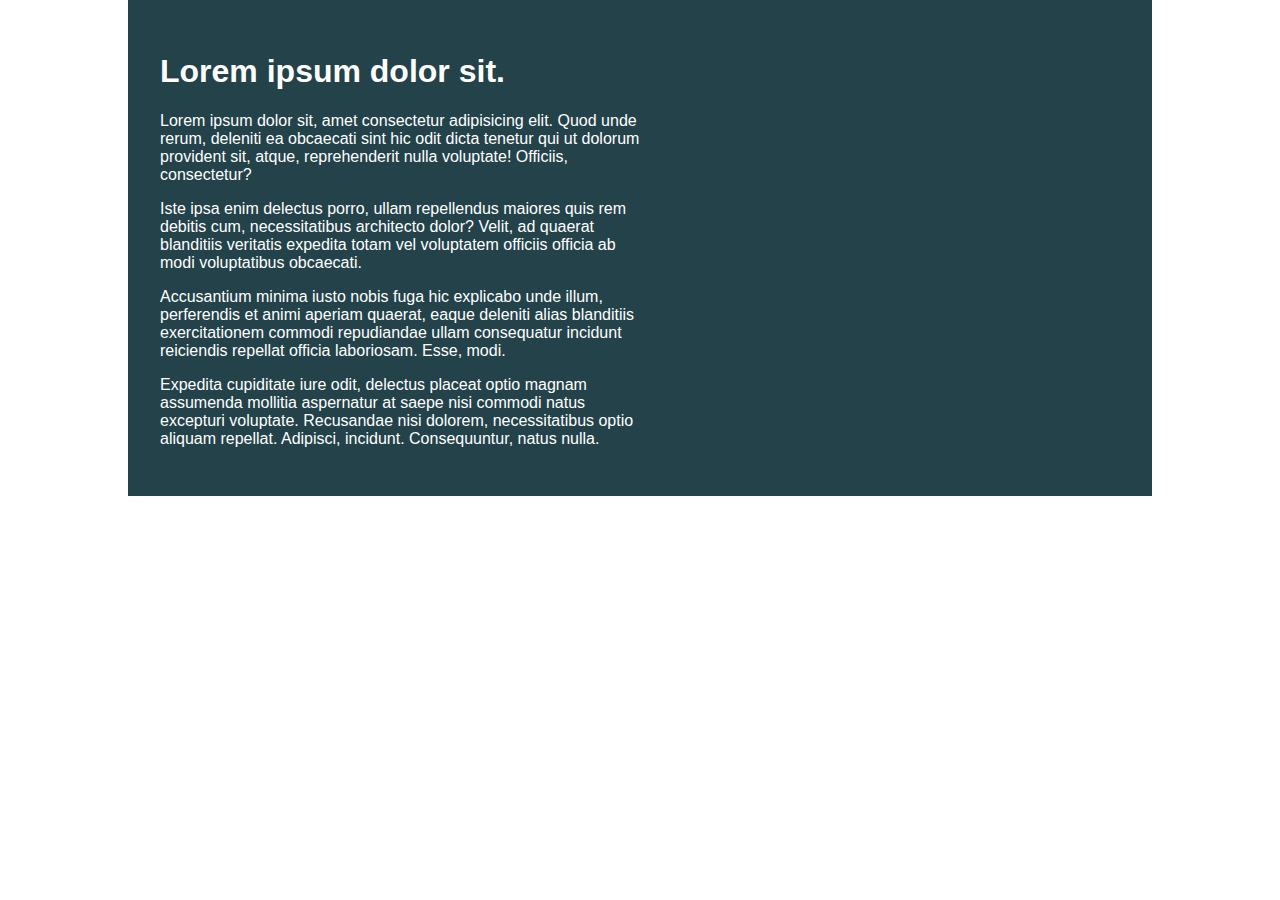
<file: day 01/index.html>
<!DOCTYPE html>
<html lang="en">

<head>
    <meta charset="UTF-8">
    <meta name="viewport" content="width=device-width, initial-scale=1.0">
    <title>Day 01</title>

    <link rel="stylesheet" href="style.css">
</head>

<body>
    <div class="container">
        <div class="intro-content">
            <h1>Lorem ipsum dolor sit.</h1>
            <p>Lorem ipsum dolor sit, amet consectetur adipisicing elit. Quod unde rerum, deleniti ea obcaecati sint hic
                odit dicta tenetur qui ut dolorum provident sit, atque, reprehenderit nulla voluptate! Officiis,
                consectetur?</p>
            <p>Iste ipsa enim delectus porro, ullam repellendus maiores quis rem debitis cum, necessitatibus architecto
                dolor? Velit, ad quaerat blanditiis veritatis expedita totam vel voluptatem officiis officia ab modi
                voluptatibus obcaecati.</p>
            <p>Accusantium minima iusto nobis fuga hic explicabo unde illum, perferendis et animi aperiam quaerat, eaque
                deleniti alias blanditiis exercitationem commodi repudiandae ullam consequatur incidunt reiciendis
                repellat officia laboriosam. Esse, modi.</p>
            <p>Expedita cupiditate iure odit, delectus placeat optio magnam assumenda mollitia aspernatur at saepe nisi
                commodi natus excepturi voluptate. Recusandae nisi dolorem, necessitatibus optio aliquam repellat.
                Adipisci, incidunt. Consequuntur, natus nulla.</p>
        </div>
    </div>
</body>

</html>
</file>
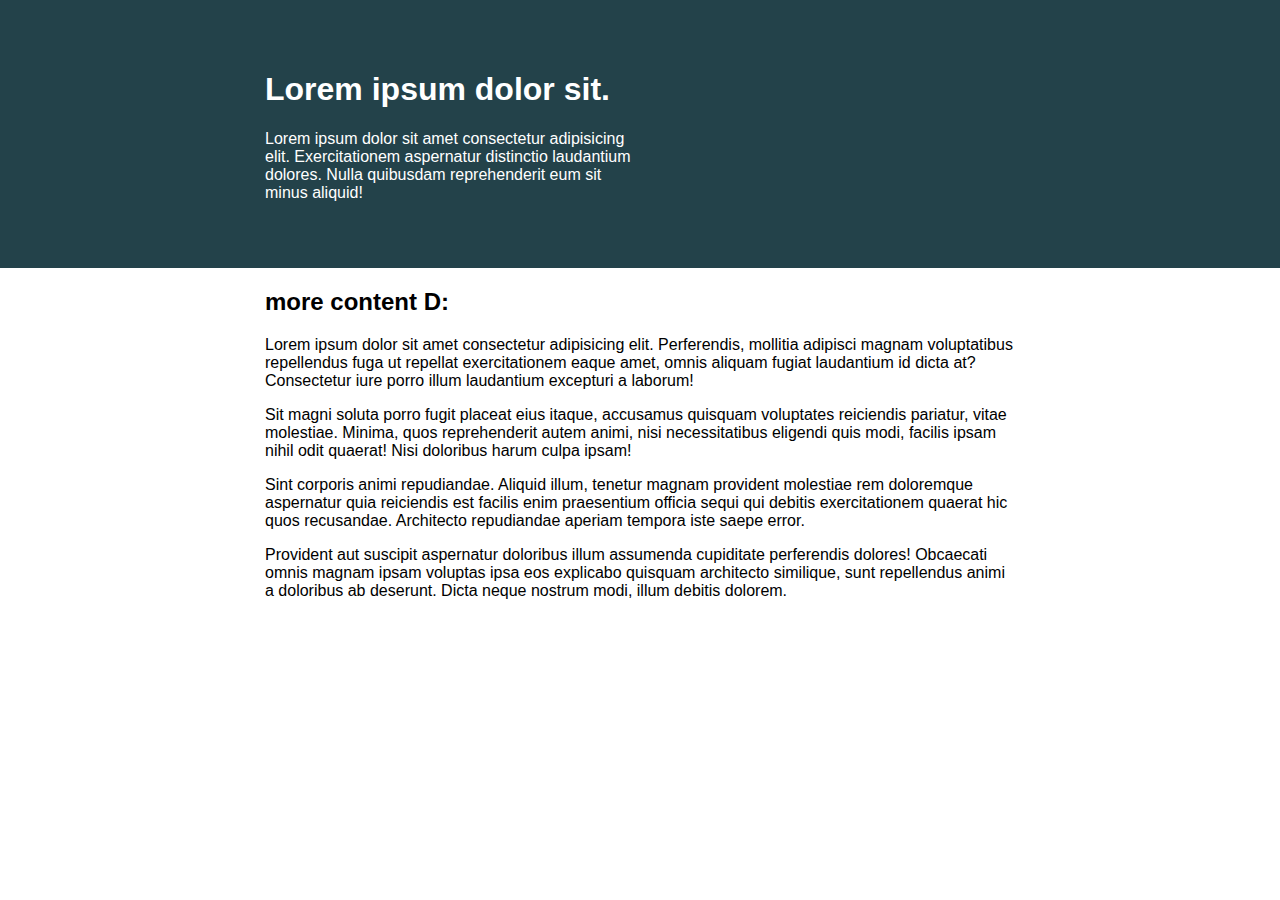
<file: day 03/index.html>
<!DOCTYPE html>
<html lang="en">

<head>
    <meta charset="UTF-8">
    <meta name="viewport" content="width=device-width, initial-scale=1.0">
    <title>Day 01</title>

    <link rel="stylesheet" href="style.css">
</head>

<body>

    <div class="container">
        <div class="intro-content">
            <h1>Lorem ipsum dolor sit.</h1>
            <p>Lorem ipsum dolor sit amet consectetur adipisicing elit. Exercitationem aspernatur distinctio laudantium
                dolores. Nulla quibusdam reprehenderit eum sit minus aliquid!</p>
        </div>
    </div>

    <!--  Adiciona container que encapsula o conteúdo -->
    <div class="content-container">
        <h2>more content D:</h2>
        <p>Lorem ipsum dolor sit amet consectetur adipisicing elit. Perferendis, mollitia adipisci magnam voluptatibus
            repellendus fuga ut repellat exercitationem eaque amet, omnis aliquam fugiat laudantium id dicta at?
            Consectetur iure porro illum laudantium excepturi a laborum!</p>
        <p>Sit magni soluta porro fugit placeat eius itaque, accusamus quisquam voluptates reiciendis pariatur, vitae
            molestiae. Minima, quos reprehenderit autem animi, nisi necessitatibus eligendi quis modi, facilis ipsam
            nihil odit quaerat! Nisi doloribus harum culpa ipsam!</p>
        <p>Sint corporis animi repudiandae. Aliquid illum, tenetur magnam provident molestiae rem doloremque aspernatur
            quia reiciendis est facilis enim praesentium officia sequi qui debitis exercitationem quaerat hic quos
            recusandae. Architecto repudiandae aperiam tempora iste saepe error.</p>
        <p>Provident aut suscipit aspernatur doloribus illum assumenda cupiditate perferendis dolores! Obcaecati omnis
            magnam ipsam voluptas ipsa eos explicabo quisquam architecto similique, sunt repellendus animi a doloribus
            ab deserunt. Dicta neque nostrum modi, illum debitis dolorem.</p>
    </div>

</body>

</html>
</file>
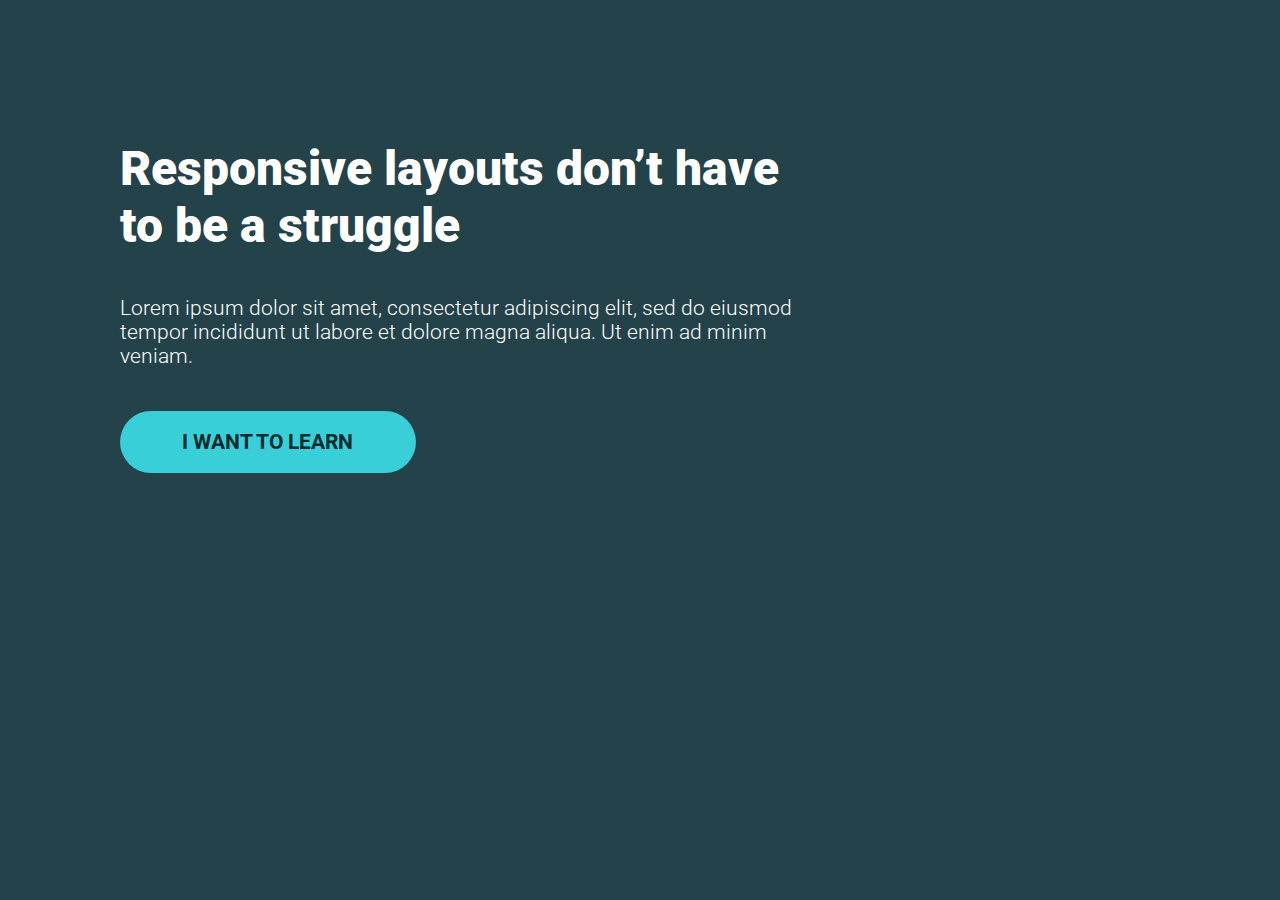
<file: day 05/index.html>
<!DOCTYPE html>
<html lang="en">

<head>
    <meta charset="UTF-8">
    <meta http-equiv="X-UA-Compatible" content="IE=edge">
    <meta name="viewport" content="width=device-width, initial-scale=1.0">
    <title>Day 05</title>

    <link rel="stylesheet" href="style.css">
    <link rel="preconnect" href="https://fonts.gstatic.com">
    <link href="https://fonts.googleapis.com/css2?family=Roboto:wght@400;700;900&display=swap" rel="stylesheet">
</head>

<body>

    <div class="container">
        <div class="title">
            Responsive layouts don’t have to be a struggle
        </div>
        <div class="subtitle">
            Lorem ipsum dolor sit amet, consectetur adipiscing elit, sed do eiusmod tempor incididunt ut labore et
            dolore magna aliqua. Ut enim ad minim veniam.
        </div>
        <a href="#" class="want-learn">I want to learn</a>
    </div>

</body>

</html>
</file>
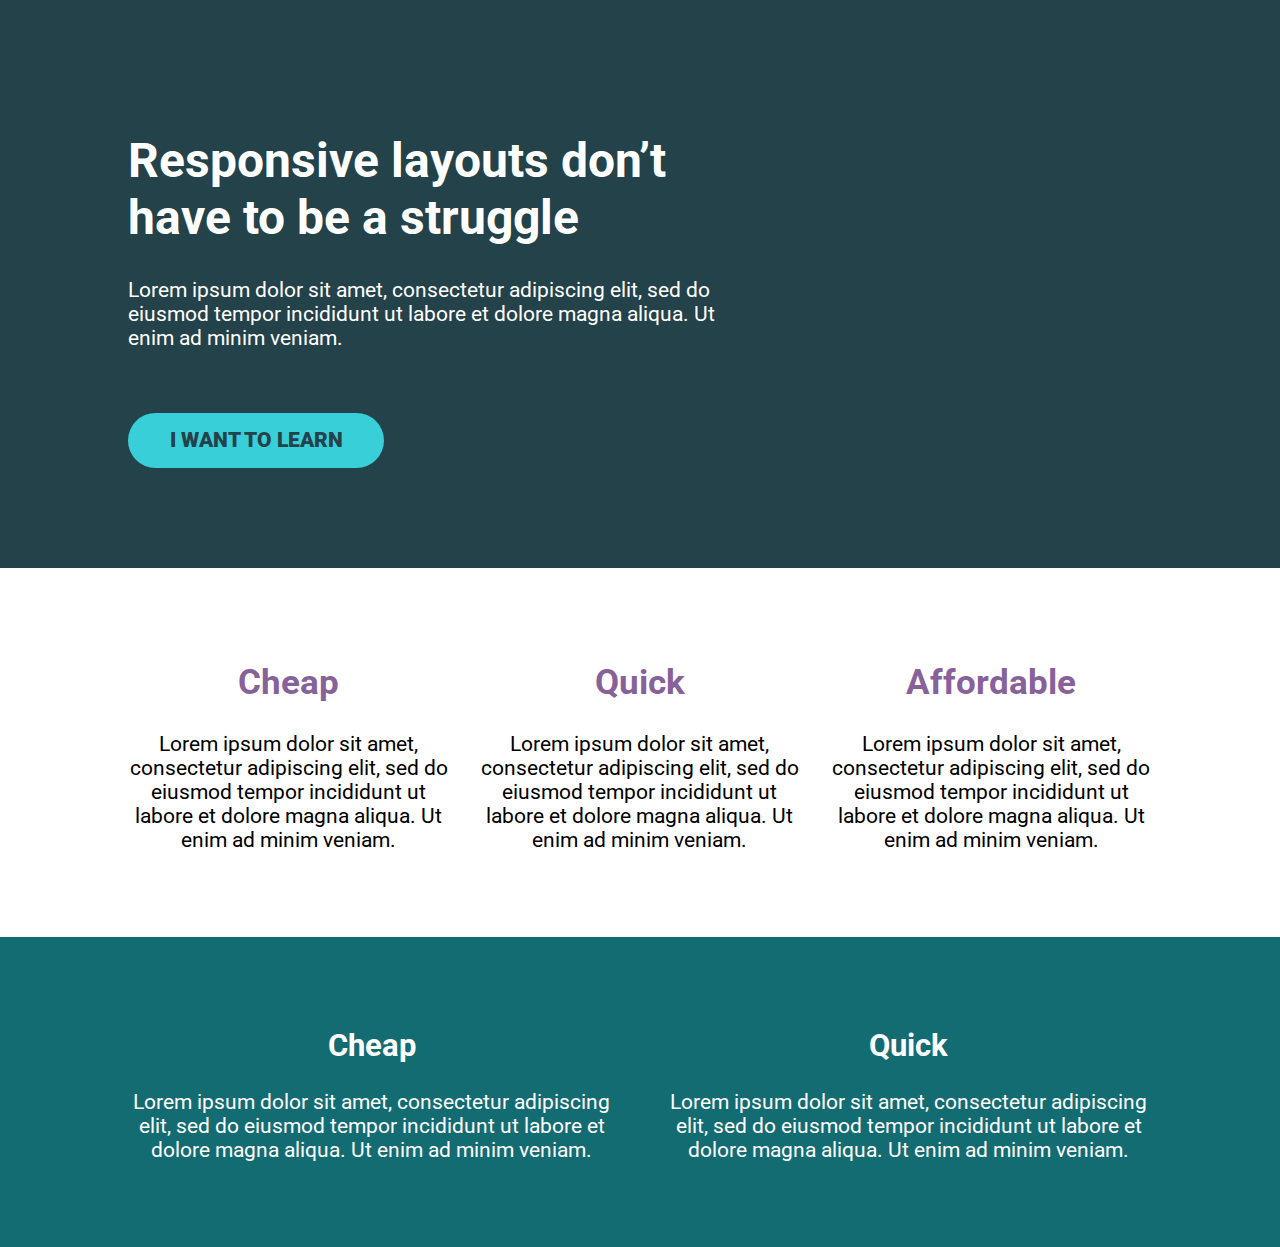
<file: day 08/index.html>
<!DOCTYPE html>
<html lang="en">

<head>
    <meta charset="UTF-8">
    <meta name="viewport" content="width=device-width, initial-scale=1.0">
    <title>Challenge time!</title>
    <link href="https://fonts.googleapis.com/css2?family=Roboto:wght@400;900&display=swap" rel="stylesheet">
    <link rel="stylesheet" href="style.css">
</head>

<body>
    <div class="hero">
        <div class="container">
            <div class="hero__text">
                <h1>Responsive layouts don’t have to be a struggle</h1>
                <p>Lorem ipsum dolor sit amet, consectetur adipiscing elit, sed do eiusmod tempor incididunt ut labore
                    et dolore magna aliqua. Ut enim ad minim veniam.</p>
                <a href="#" class="btn">I want to learn</a>
            </div>
        </div>
    </div>
    <div class="container-center">
        <div class="container">
            <div class="row">
                <div class="col">
                    <h2>Cheap</h2>
                    <p>Lorem ipsum dolor sit amet, consectetur adipiscing elit, sed do eiusmod tempor incididunt ut
                        labore
                        et dolore magna aliqua. Ut enim ad minim veniam.</p>
                </div>
                <div class="col">
                    <h2>Quick</h2>
                    <p>Lorem ipsum dolor sit amet, consectetur adipiscing elit, sed do eiusmod tempor incididunt ut
                        labore
                        et dolore magna aliqua. Ut enim ad minim veniam.</p>
                </div>
                <div class="col">
                    <h2>Affordable</h2>
                    <p>Lorem ipsum dolor sit amet, consectetur adipiscing elit, sed do eiusmod tempor incididunt ut
                        labore
                        et dolore magna aliqua. Ut enim ad minim veniam.</p>
                </div>
            </div>
        </div>
    </div>

    <div class="container-down">
        <div class="container">
            <div class="row">
                <div class="col">
                    <h2>Cheap</h2>
                    <p>Lorem ipsum dolor sit amet, consectetur adipiscing elit, sed do eiusmod tempor incididunt ut
                        labore
                        et
                        dolore
                        magna aliqua. Ut enim ad minim veniam.</p>
                </div>
                <div class="col">
                    <h2>Quick</h2>
                    <p>Lorem ipsum dolor sit amet, consectetur adipiscing elit, sed do eiusmod tempor incididunt ut
                        labore
                        et
                        dolore
                        magna aliqua. Ut enim ad minim veniam.</p>
                </div>
            </div>
        </div>
    </div>

</body>

</html>
</file>
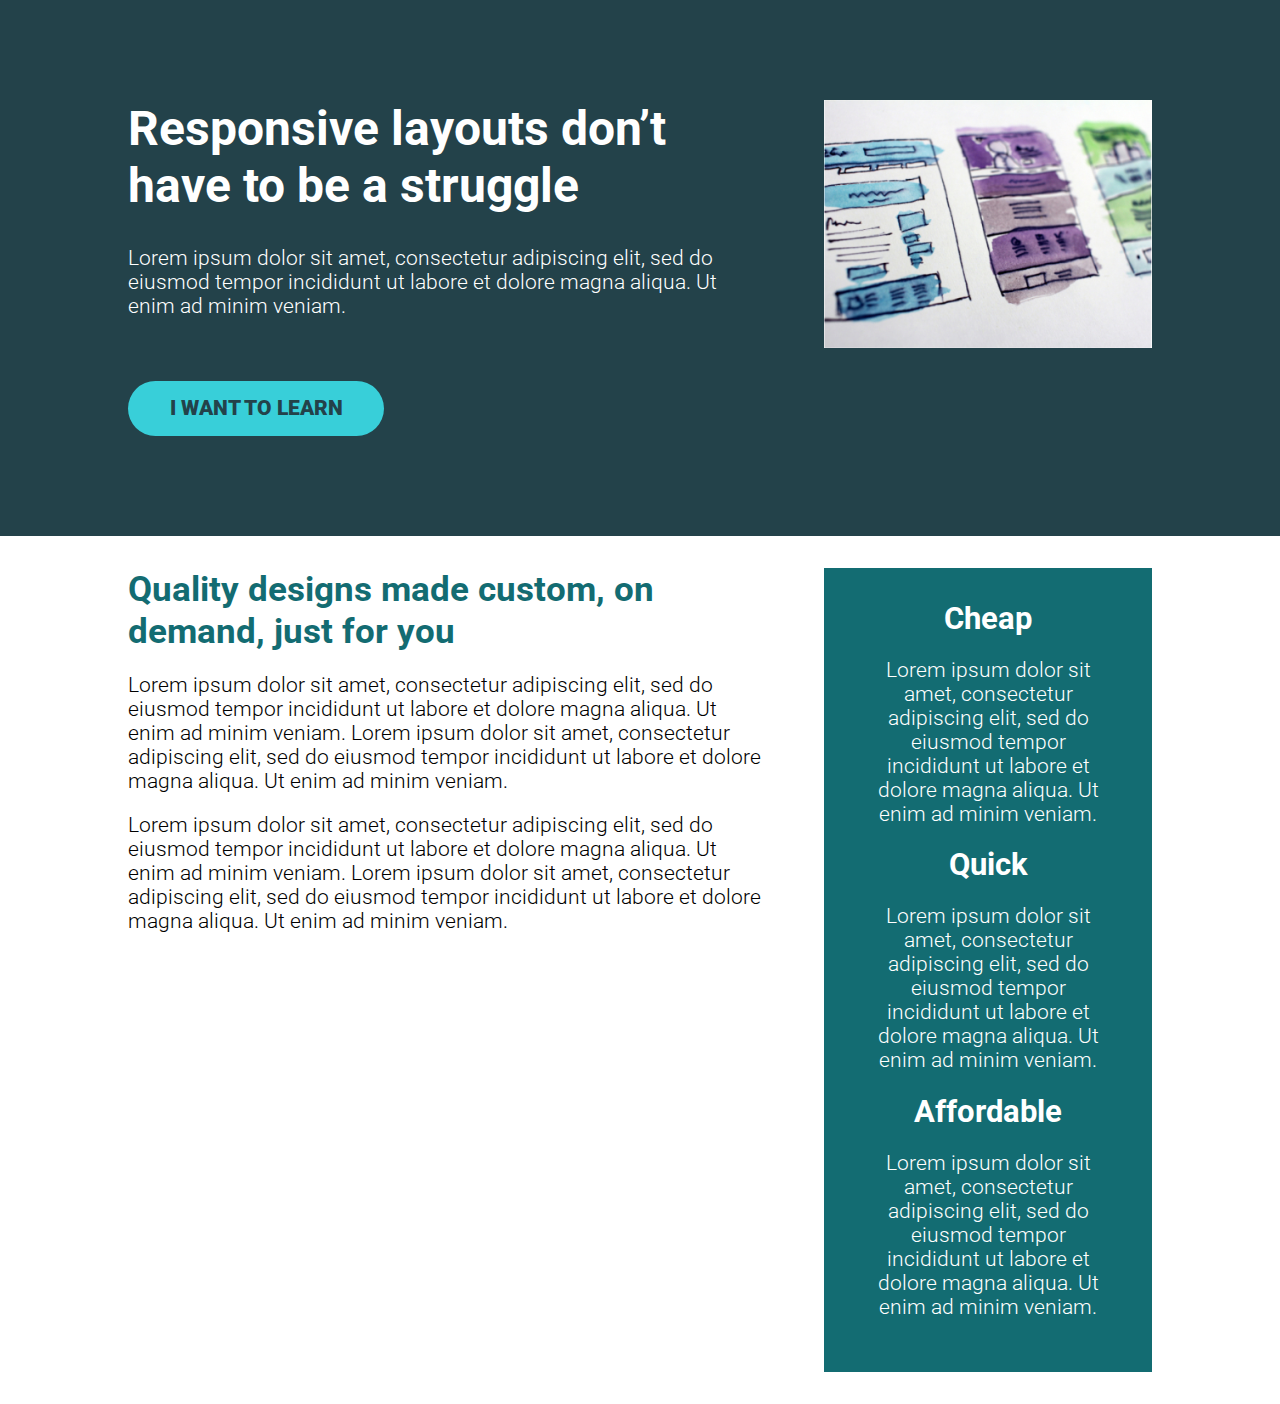
<file: day 09/index.html>
<!DOCTYPE html>
<html lang="en">

<head>
    <meta charset="UTF-8">
    <meta name="viewport" content="width=device-width, initial-scale=1.0">
    <title>Conquering Rsponsive Layouts</title>
    <link href="https://fonts.googleapis.com/css2?family=Roboto:wght@300;400;900&display=swap" rel="stylesheet">
    <link rel="stylesheet" href="style.css">
</head>

<body>
    <div class="hero">
        <div class="container row">
            <div class="hero__text">
                <h1>Responsive layouts don’t have to be a struggle</h1>
                <p>Lorem ipsum dolor sit amet, consectetur adipiscing elit, sed do eiusmod tempor incididunt ut labore
                    et dolore magna aliqua. Ut enim ad minim veniam.</p>
                <a href="#" class="btn">I want to learn</a>
            </div>
            <div class="hero__img">
                <img src="img/hero-img.jpg" />
            </div>
        </div>
    </div>

    <section class="container container-center">
        <div class="container__left">
            <h2>Quality designs made custom, on demand, just for you</h2>
            <p>Lorem ipsum dolor sit amet, consectetur adipiscing elit, sed do eiusmod tempor incididunt ut labore et
                dolore magna aliqua. Ut enim ad minim veniam. Lorem ipsum dolor sit amet, consectetur adipiscing elit,
                sed do eiusmod tempor incididunt ut labore et dolore magna aliqua. Ut enim ad minim veniam.</p>

            <p>Lorem ipsum dolor sit amet, consectetur adipiscing elit, sed do eiusmod tempor incididunt ut labore et
                dolore magna aliqua. Ut enim ad minim veniam. Lorem ipsum dolor sit amet, consectetur adipiscing elit,
                sed do eiusmod tempor incididunt ut labore et dolore magna aliqua. Ut enim ad minim veniam.</p>
        </div>

        <div class="container__right">
            <div class="col">
                <h2>Cheap</h2>
                <p>Lorem ipsum dolor sit amet, consectetur adipiscing elit, sed do eiusmod tempor incididunt ut labore
                    et dolore magna aliqua. Ut enim ad minim veniam.</p>
            </div>
            <div class="col">
                <h2>Quick</h2>
                <p>Lorem ipsum dolor sit amet, consectetur adipiscing elit, sed do eiusmod tempor incididunt ut labore
                    et dolore magna aliqua. Ut enim ad minim veniam.</p>
            </div>
            <div class="col">
                <h2>Affordable</h2>
                <p>Lorem ipsum dolor sit amet, consectetur adipiscing elit, sed do eiusmod tempor incididunt ut labore
                    et dolore magna aliqua. Ut enim ad minim veniam.</p>
            </div>
        </div>
    </section>

</body>

</html>
</file>
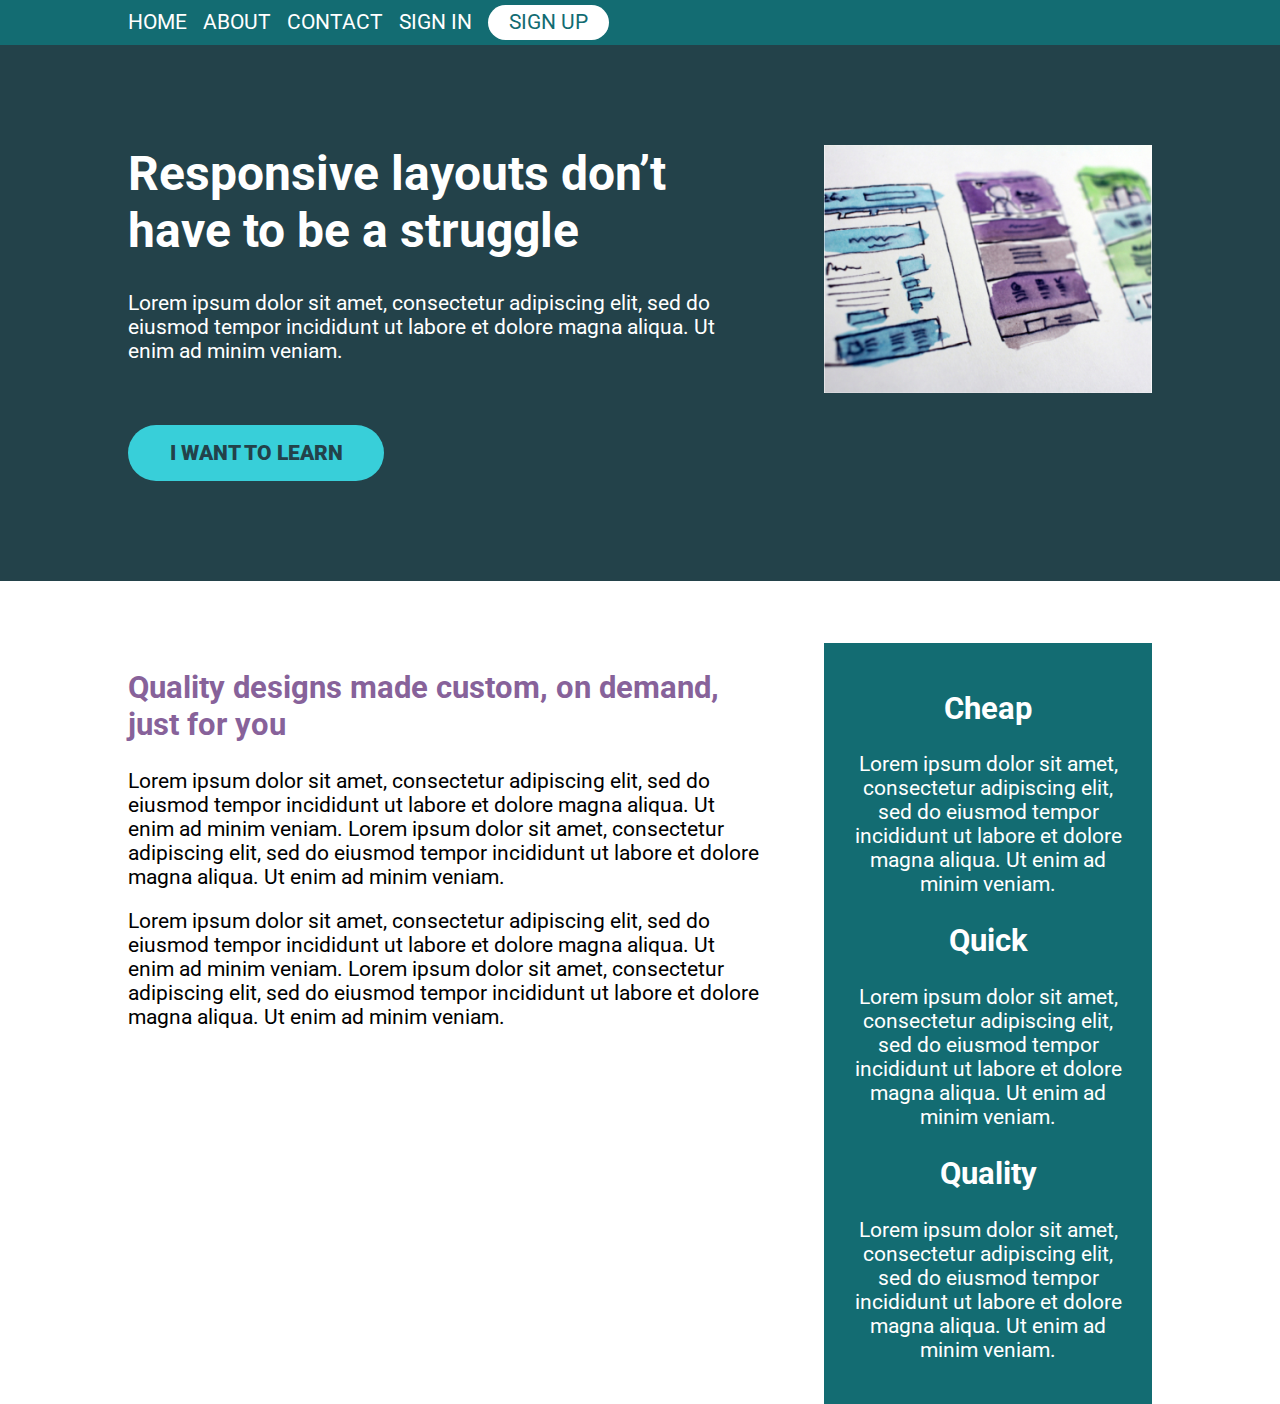
<file: day 11/index.html>
<!DOCTYPE html>
<html lang="en">

<head>
    <meta charset="UTF-8">
    <meta name="viewport" content="width=device-width, initial-scale=1.0">
    <title>Conquering Responsive Layouts</title>
    <link href="https://fonts.googleapis.com/css2?family=Roboto:wght@400;900&display=swap" rel="stylesheet">
    <link rel="stylesheet" href="style.css">
</head>

<body>
    <header>
        <div class="container">
            <nav class="nav">
                <ul class="nav__list">
                    <li class="nav__item"><a href="#" class="nav__link">Home</a></li>
                    <li class="nav__item"><a href="#" class="nav__link">About</a></li>
                    <li class="nav__item"><a href="#" class="nav__link">Contact</a></li>
                    <li class="nav__item"><a href="#" class="nav__link">Sign In</a></li>
                    <li class="nav__item"><a href="#" class="nav__link nav__link--button">Sign up</a></li>
                </ul>
            </nav>
        </div>
    </header>

    <section class="hero">
        <div class="container row">
            <div class="hero__text">
                <h1>Responsive layouts don’t have to be a struggle</h1>
                <p>Lorem ipsum dolor sit amet, consectetur adipiscing elit, sed do eiusmod tempor incididunt ut labore
                    et dolore magna aliqua. Ut enim ad minim veniam.</p>
                <a href="#" class="btn">I want to learn</a>
            </div>
            <img src="img/hero-img.jpg" alt="UX design sketches" class="hero__img">
        </div>
    </section>

    <main class="main container row">
        <section class="primary-content">
            <h2 class="section-title">Quality designs made custom, on demand, just for you</h2>
            <p>Lorem ipsum dolor sit amet, consectetur adipiscing elit, sed do eiusmod tempor incididunt ut labore et
                dolore magna aliqua. Ut enim ad minim veniam. Lorem ipsum dolor sit amet, consectetur adipiscing elit,
                sed do eiusmod tempor incididunt ut labore et dolore magna aliqua. Ut enim ad minim veniam.</p>
            <p>Lorem ipsum dolor sit amet, consectetur adipiscing elit, sed do eiusmod tempor incididunt ut labore et
                dolore magna aliqua. Ut enim ad minim veniam. Lorem ipsum dolor sit amet, consectetur adipiscing elit,
                sed do eiusmod tempor incididunt ut labore et dolore magna aliqua. Ut enim ad minim veniam.</p>
        </section>
        <aside class="sidebar">
            <h2 class="sidebar-title">Cheap</h2>
            <p>Lorem ipsum dolor sit amet, consectetur adipiscing elit, sed do eiusmod tempor incididunt ut labore et
                dolore magna aliqua. Ut enim ad minim veniam.</p>

            <h2 class="sidebar-title">Quick</h2>
            <p>Lorem ipsum dolor sit amet, consectetur adipiscing elit, sed do eiusmod tempor incididunt ut labore et
                dolore magna aliqua. Ut enim ad minim veniam.</p>

            <h2 class="sidebar-title">Quality</h2>
            <p>Lorem ipsum dolor sit amet, consectetur adipiscing elit, sed do eiusmod tempor incididunt ut labore et
                dolore magna aliqua. Ut enim ad minim veniam.</p>
        </aside>
    </main>



</body>

</html>
</file>
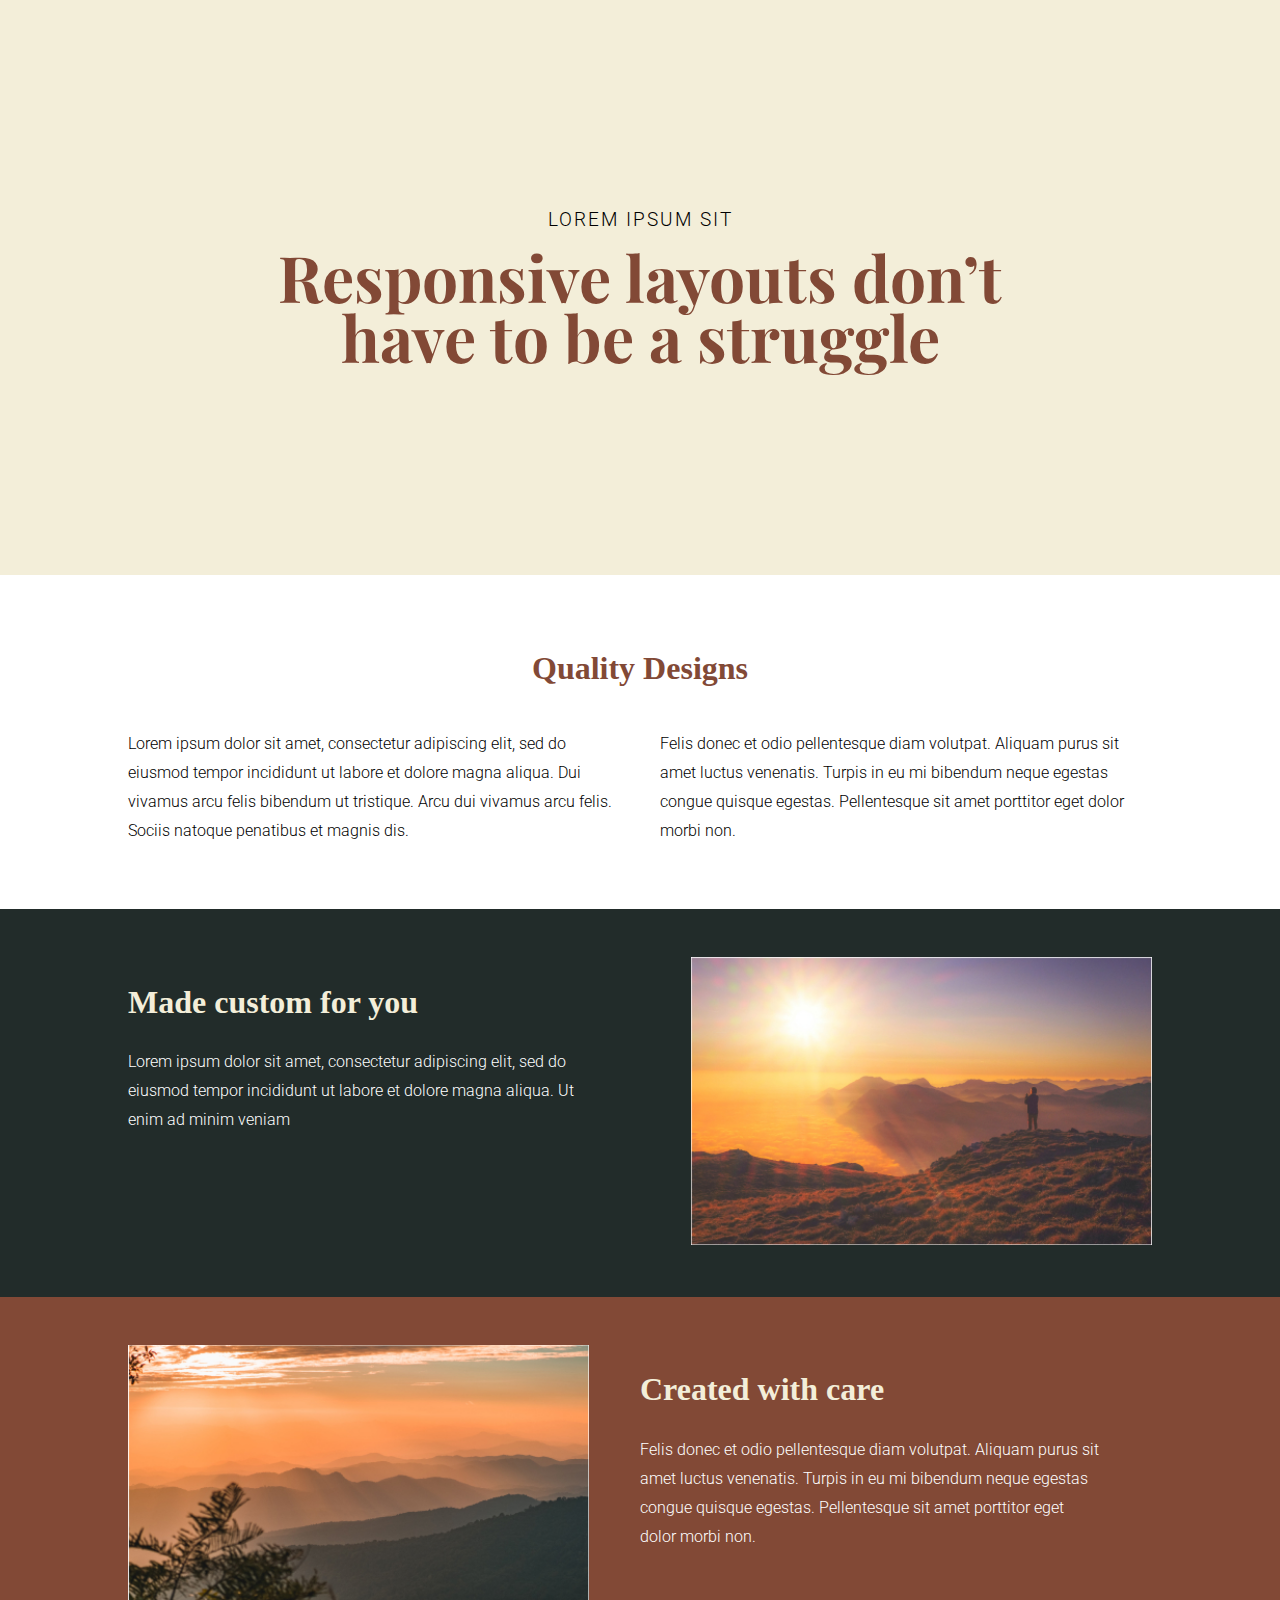
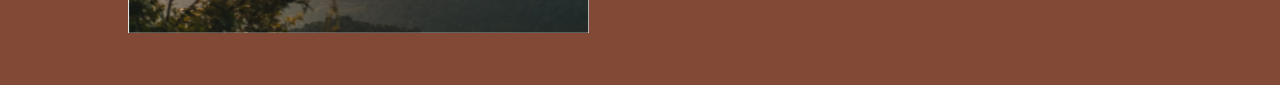
<file: day 12/index.html>
<!DOCTYPE html>
<html lang="en">

<head>
    <meta charset="UTF-8">
    <meta http-equiv="X-UA-Compatible" content="IE=edge">
    <meta name="viewport" content="width=device-width, initial-scale=1.0">
    <title>Responsive layouts</title>
    <link rel="stylesheet" href="./style.css">
    <link href="https://fonts.googleapis.com/css2?family=Roboto:wght@100;300;400;900&display=swap" rel="stylesheet">
    <link rel="preconnect" href="https://fonts.gstatic.com">
    <link href="https://fonts.googleapis.com/css2?family=Playfair+Display:wght@400;500;600;700&display=swap"
        rel="stylesheet">

</head>

<body>
    <section class="hero">
        <span>lorem ipsum sit</span>
        <div class="title">Responsive layouts don’t have to be a struggle</div>
    </section>
    <section class="container top--container">
        <h2>Quality Designs</h2>
        <div class="content row">
            <p>Lorem ipsum dolor sit amet, consectetur adipiscing elit,
                sed do eiusmod tempor incididunt ut labore et dolore
                magna aliqua. Dui vivamus arcu felis bibendum ut
                tristique. Arcu dui vivamus arcu felis. Sociis natoque
                penatibus et magnis dis. </p>
            <p>Felis donec et odio pellentesque diam volutpat. Aliquam
                purus sit amet luctus venenatis. Turpis in eu mi
                bibendum neque egestas congue quisque egestas.
                Pellentesque sit amet porttitor eget dolor morbi non.</p>
        </div>
    </section>
    <section class="center-container">
        <div class="container row">
            <div class="container-text">
                <h2>Made custom for you</h2>
                <p>Lorem ipsum dolor sit amet, consectetur adipiscing elit,
                    sed do eiusmod tempor incididunt ut labore et dolore
                    magna aliqua. Ut enim ad minim veniam</p>
            </div>
            <div class="image">
                <img src="./image-01.jpg" alt="image 01">
            </div>
        </div>
    </section>
    <section class="bottom-container">
        <div class="container row">
            <div class="image">
                <img src="./image-02.jpg" alt="image 02">
            </div>
            <div class="container-text">
                <h2>Created with care</h2>
                <p>Felis donec et odio pellentesque diam volutpat. Aliquam
                    purus sit amet luctus venenatis. Turpis in eu mi
                    bibendum neque egestas congue quisque egestas.
                    Pellentesque sit amet porttitor eget dolor morbi non.</p>
            </div>
        </div>
    </section>
</body>

</html>
</file>
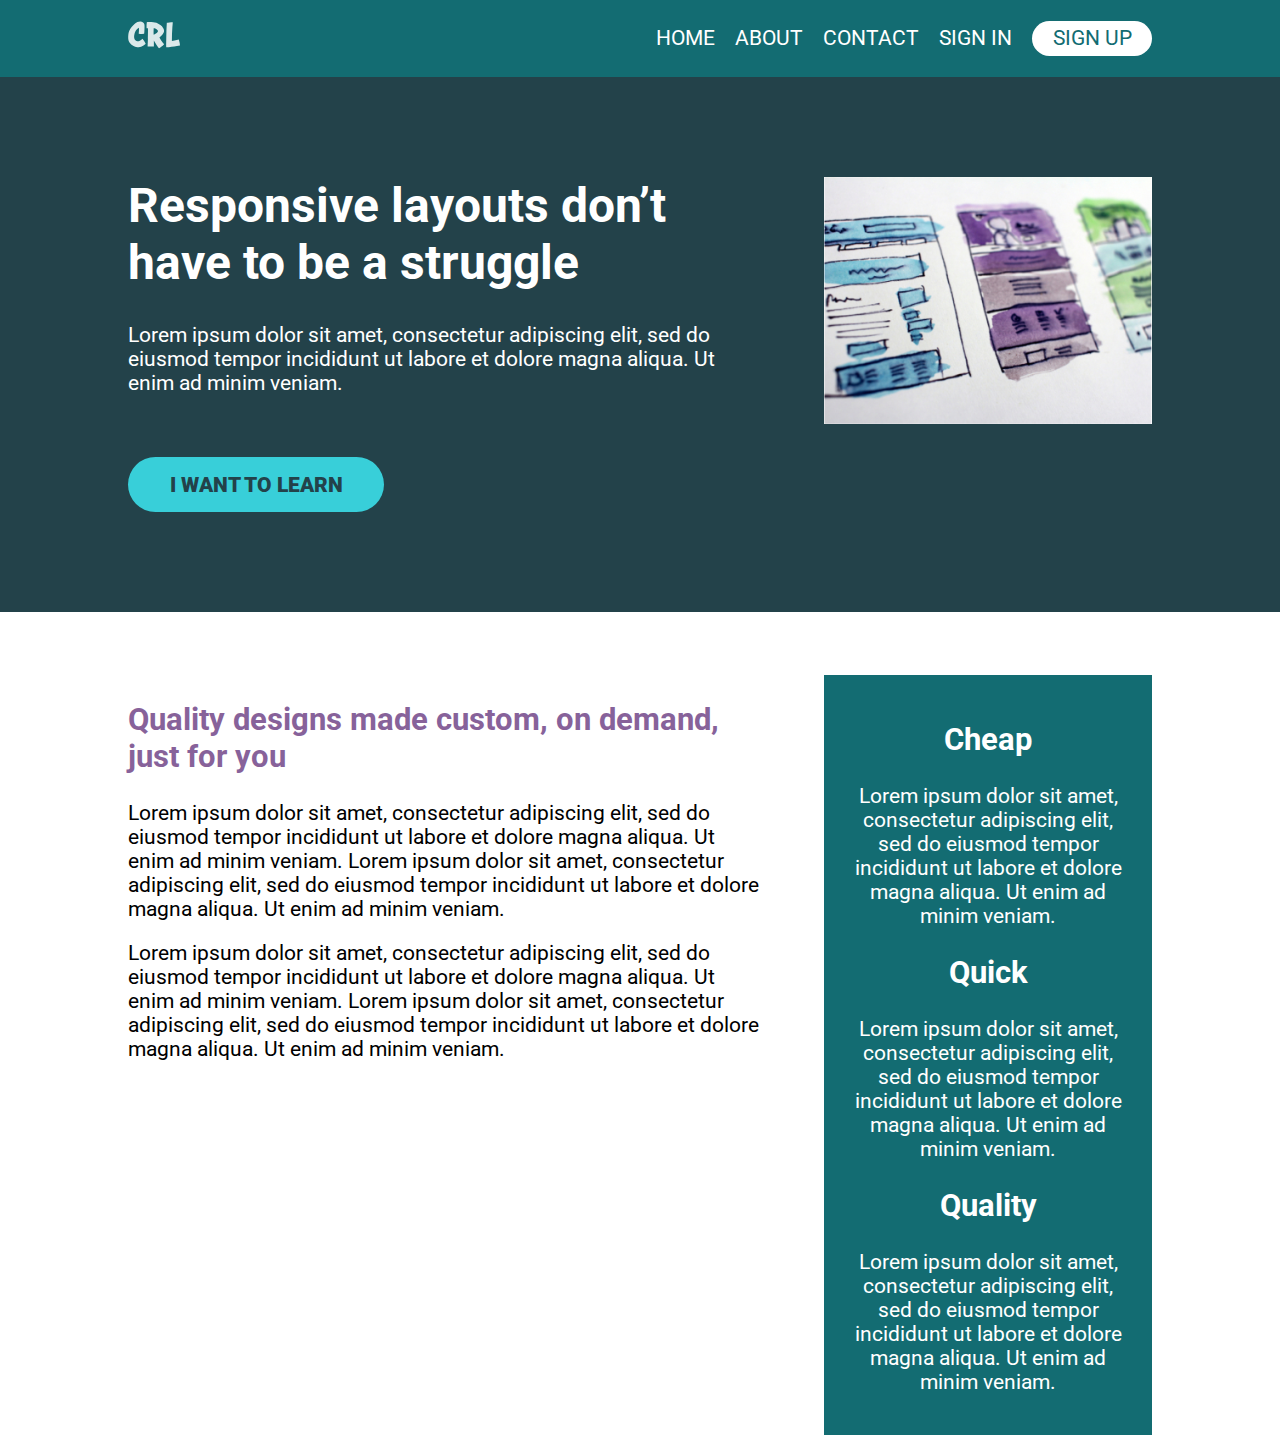
<file: day 19/index.html>
<!DOCTYPE html>
<html lang="en">
<head>
    <meta charset="UTF-8">
    <meta name="viewport" content="width=device-width, initial-scale=1.0">
    <title>Conquering Responsive Layouts</title>
    <link href="https://fonts.googleapis.com/css2?family=Roboto:wght@400;900&display=swap" rel="stylesheet"> 
    <link rel="stylesheet" href="style.css">
</head>
<body>
    <header> 
        <div class="container row">
            <button class="nav-toggle" aria-label="open navigation">
                <span class="hamburger"></span>
            </button>
            <a class="logo" href="#">
                <img src="img/logo.svg" alt="conquering responsive layouts">
            </a>
            <nav class="nav">
                <ul class="nav__list nav__list--primary">
                    <li class="nav__item"><a href="#" class="nav__link">Home</a></li>
                    <li class="nav__item"><a href="#" class="nav__link">About</a></li>
                    <li class="nav__item"><a href="#" class="nav__link">Contact</a></li>
                </ul>
                <ul class="nav__list nav__list--secondary">
                    <li class="nav__item"><a href="#" class="nav__link">Sign In</a></li>
                    <li class="nav__item"><a href="#" class="nav__link nav__link--button">Sign up</a></li>
                </ul>
            </nav>
        </div>
    </header>
    
    <section class="hero">
        <div class="container row">
            <div class="hero__text">
                <h1>Responsive layouts don’t have to be a struggle</h1>
                <p>Lorem ipsum dolor sit amet, consectetur adipiscing elit, sed do eiusmod tempor incididunt ut labore et dolore magna aliqua. Ut enim ad minim veniam.</p>
                <a href="#" class="btn">I want to learn</a>
            </div>
            <img src="img/hero-img.jpg" alt="UX design sketches" class="hero__img">
        </div>
    </section> 

    <main class="main container row">
            <section class="primary-content">
                <h2 class="section-title">Quality designs made custom, on demand, just for you</h2>
                <p>Lorem ipsum dolor sit amet, consectetur adipiscing elit, sed do eiusmod tempor incididunt ut labore et dolore magna aliqua. Ut enim ad minim veniam. Lorem ipsum dolor sit amet, consectetur adipiscing elit, sed do eiusmod tempor incididunt ut labore et dolore magna aliqua. Ut enim ad minim veniam.</p>
                <p>Lorem ipsum dolor sit amet, consectetur adipiscing elit, sed do eiusmod tempor incididunt ut labore et dolore magna aliqua. Ut enim ad minim veniam. Lorem ipsum dolor sit amet, consectetur adipiscing elit, sed do eiusmod tempor incididunt ut labore et dolore magna aliqua. Ut enim ad minim veniam.</p>
            </section>
            <aside class="sidebar">
                <h2 class="sidebar-title">Cheap</h2>
                <p>Lorem ipsum dolor sit amet, consectetur adipiscing elit, sed do eiusmod tempor incididunt ut labore et dolore magna aliqua. Ut enim ad minim veniam.</p>

                <h2 class="sidebar-title">Quick</h2>
                <p>Lorem ipsum dolor sit amet, consectetur adipiscing elit, sed do eiusmod tempor incididunt ut labore et dolore magna aliqua. Ut enim ad minim veniam.</p>

                <h2 class="sidebar-title">Quality</h2>
                <p>Lorem ipsum dolor sit amet, consectetur adipiscing elit, sed do eiusmod tempor incididunt ut labore et dolore magna aliqua. Ut enim ad minim veniam.</p>
            </aside>
    </main>

    <script src="main.js"></script>

</body>
</html>
</file>
<file: day 01/style.css>
/* INSTRUCTIONS
 *
 * 1) Limit the total width of
 *    the .intro-conent to about half
 *    of it's parent
 *
 * 2) Stop the text from overflowing
 *    out the bottom at small screen
 *    widths
 *
 * You may modify the HTML if needed
 *
 */

* {
  box-sizing: border-box;
}

body {
  margin: 0;
  font-family: sans-serif;
}

.container {
  background: #23424a;
  color: white;

  width: 80%;
  margin: 0 auto;

  padding: 2em;
  /* height: 300px; Remove altura fixa */
}

/* Limita largura que o bloco ocupará em relação ao seu pai*/
.intro-content {
  width: 50%;
}
</file>
<file: day 03/style.css>
/* INSTRUCTIONS
 *
 * 1) Keep the text inside .intro-content
 *    in the same place, but have the background
 *    extend from one side of the viewport
 *    to the other, no matter how wide or narrow
 *    the browser is.
 *
 * 2) Limit the maximum width of the text in the
 *    bottom area.
 *
 * You may modify the HTML if needed
 * (you probably should for this challenge)
 *
 */

* {
  box-sizing: border-box;
}

body {
  margin: 0;
  font-family: sans-serif;
}

.container {
  /* width: 80%;
  max-width: 750px; */
  margin: 0 auto;
  background: #23424a;
  color: white;
  padding: 50px 0;
}

.intro-content,
.content-container {
  /* width: 50%; */
  width: 80%;
  max-width: 750px;
  margin: 0 auto;
}

/* Limita tamanho dos elementos */
.intro-content h1,
.intro-content p {
  width: 50%;
}
</file>
<file: day 05/style.css>
* {
    box-sizing: border-box;
    margin: 0;
    padding: 0;
}

body {
    font-family: "Roboto", sans-serif;
    background: #23424a;
}

@media (max-width: 768px) {
    html {
        font-size: 12px;
    }
}

.container {
    padding: 8.75em 7.5em; /* 140px 120px */
}

.title {
    font-size: 3rem; /* 48px */
    font-weight: 900;
}

.subtitle {
    font-size: 1.3rem; /* 21px */
    font-weight: 300;
    padding: 2em 0 3em;
}

.title,
.subtitle {
    max-width: 700px;
    color: #fff;
}

.want-learn {
    background: #38cfd9;
    border: none;
    border-radius: 31px;
    padding: 0.9em 3em; /* 15px 48px */
    text-decoration: none;

    font-size: 1.3rem; /* 21px */
    font-weight: bold;
    color: #072a2d;
    text-transform: uppercase;
}
</file>
<file: day 08/style.css>
/* 
////// For this challenge ///////

- You will have to modify the HTML

- You can add new classes in the HTML
  if you need to

// Requirements
1. The headings in the first row must be
   a different color
2. The two .col at the bottom must go next
   to one another
3. The section at the bottom should have
   a dark background color and a different
   color of text
4. I've removed the "gap" that I created,
   so you'll have to add it back in

   */

*,
*::before,
*::after {
    box-sizing: border-box;
}

body {
    margin: 0;
    font-family: "Roboto", sans-serif;
    font-size: 1.3rem;
}

h1 {
    font-size: 3rem;
}

.container {
    width: 80%;
    max-width: 1100px;
    margin: 0 auto;
}

.row {
    /* display: flex => flex container */
    display: flex;

    /* can't use yet */
    /* gap: 100px; */
}

.col {
    /* these are now flex items */
    width: 100%;
}

.hero {
    padding: 100px 0;
    background-color: #23424a;
    color: #fff;
}

.hero__text {
    width: 60%;
}

.hero p {
    margin-bottom: 3em;
}

.btn {
    display: inline-block;
    text-decoration: none;
    text-transform: uppercase;
    color: #23424a;
    font-weight: 900;
    background-color: #38cfd9;
    padding: 0.75em 2em;
    border-radius: 100px;
}

.btn:hover,
.btn:focus {
    opacity: 0.75;
}

.container-center {
    text-align: center;
    padding: 4rem 0;
}

.container-center .col + .col {
    margin-left: 30px;
}

.container-center .col h2 {
    color: #87629a;
    font-size: 2.2rem;
}

.container-down {
    background: #136c72;
    color: #fff;
    padding: 4rem 0;
    text-align: center;
}

.container-down .container .col + .col {
    margin-left: 50px;
}
</file>
<file: day 09/style.css>
/* 
////// For this challenge ///////

- All text is in the text.md file

// Requirements
1. Refer to the design specs for the
   overall layout 
2. The image should line up with
   the sidebar in the section
   below

*/

*,
*::before,
*::after {
    box-sizing: border-box;
}

body {
    margin: 0;
    font-family: "Roboto", sans-serif;
    font-size: 1.3rem;
}

img {
    max-width: 100%;
}

p {
    font-weight: 300;
    font-size: 1.3rem;
}

h1 {
    font-size: 3rem;
    margin-top: 0;
}

h2 {
    margin: 0;
    padding: 0;
}

@media (max-width: 768px) {
    html {
        font-size: 12px;
    }
}

.container {
    width: 80%;
    max-width: 1100px;
    margin: 0 auto;
}

.row {
    /* display: flex => flex container */
    display: flex;
    justify-content: space-between;

    /* can't use yet */
    /* gap: 100px; */
}

.col {
    /* these are now flex items */
    width: 100%;
}

/* .col + .col {
    margin-left: 30px;
} */

.hero {
    padding: 100px 0;
    background-color: #23424a;
    color: #fff;
}

.hero__text {
    width: 62%;
}

.hero__img {
    width: 32%;
    align-self: flex-start;
}

.hero p {
    margin-bottom: 3em;
}

.btn {
    display: inline-block;
    text-decoration: none;
    text-transform: uppercase;
    color: #23424a;
    font-weight: 900;
    background-color: #38cfd9;
    padding: 0.75em 2em;
    border-radius: 100px;
}

.btn:hover,
.btn:focus {
    opacity: 0.75;
}

.container-center {
    display: flex;
    justify-content: space-between;
    padding: 2rem 0;
}

.container__left {
    width: 62%;
}
.container__left h2 {
    font-size: 2.2rem;
    color: #136c72;
}

.container__right {
    background: #136c72;
    color: #fff;
    text-align: center;
    padding: 2rem 3rem;
    width: 32%;
}
</file>
<file: day 11/style.css>
/* 
////// For this challenge ///////

- All text is in the text.md file

// Requirements
   1. Get all the navigation items next to one another
   2. Add a space between all the items
*/

*,
*::before,
*::after {
    box-sizing: border-box;
}

body {
    margin: 0;
    font-family: "Roboto", sans-serif;
    font-size: 1.3rem;
}

img {
    max-width: 100%;
}

h1 {
    font-size: 3rem;
    margin-top: 0;
}

.section-title {
    color: #87629a;
}

.btn {
    display: inline-block;
    text-decoration: none;
    text-transform: uppercase;
    color: #23424a;
    font-weight: 900;
    background-color: #38cfd9;
    padding: 0.75em 2em;
    border-radius: 100px;
}

.btn:hover,
.btn:focus {
    opacity: 0.75;
}

.container {
    width: 80%;
    max-width: 1100px;
    margin: 0 auto;
}

.row {
    display: flex;
    justify-content: space-between;
}

.col {
    /* these are now flex items */
    width: 100%;
}

.col + .col {
    margin-left: 30px;
}

header {
    background: #136c72;
    padding: 0.5em 0;
}

.nav__list {
    margin: 0;
    padding: 0;
    list-style: none;

    display: flex;
}

.nav__item {
    margin-right: 1rem;
}

.nav__link {
    color: #fff;
    text-decoration: none;
    text-transform: uppercase;
}

.nav__link--button {
    background: #fff;
    color: #136c72;
    padding: 0.25em 1em;
    border-radius: 10em;
}

.nav__link:hover {
    opacity: 0.75;
}

.hero {
    padding: 100px 0;
    background-color: #23424a;
    color: #fff;
}

.hero__text {
    width: 62%;
}

.hero__img {
    width: 32%;
    align-self: flex-start;
}

.hero p {
    margin-bottom: 3em;
}

.main {
    margin-top: 3em;
}

.primary-content {
    width: 62%;
}

.sidebar {
    width: 32%;
    padding: 1em;
    text-align: center;
    color: #fff;
    background-color: #136c72;
}
</file>
<file: day 12/style.css>
body {
    margin: 0;
    padding: 0;
}

h2 {
    font-size: 2rem;
}

p {
    font-family: "Roboto";
    font-size: 1rem;
    font-weight: 300;
    line-height: 29px;
}

img {
    width: 100%;
}

.container {
    width: 80%;
    max-width: 1100px;
    margin: 0 auto;
    padding: 3rem 0;
}

.row {
    display: flex;
    justify-content: space-between;
}

@media (max-width: 768px) {
    html {
        font-size: 12px;
    }
}

.hero {
    background: #f3eed9;
    text-align: center;
    padding: 13rem 0;
}

.hero span {
    text-transform: uppercase;
    font-family: Roboto;
    font-size: 1.2rem;
    letter-spacing: 2px;
    font-weight: 300;
    margin-bottom: 1rem;
    display: block;
}

.hero .title {
    font-family: "Playfair Display", serif;
    font-weight: bold;
    line-height: 60px;
    font-size: 4rem;
    color: #824936;
    max-width: 735px;
    margin: 0 auto;
}

.top--container .content {
    justify-content: space-between;
}

.top--container h2 {
    color: #824936;
    text-align: center;
}

.top--container p {
    width: 48%;
}

.center-container {
    background: #222c2a;
}

.container.row h2 {
    color: #f3eed9;
}

.container.row p {
    color: #fff;
    max-width: 90%;
}

.container-text {
    width: 50%;
}

.image {
    width: 45%;
}

.bottom-container {
    background: #824936;
}
</file>
<file: day 19/style.css>
/* Challenge

   Make the navigation layout work
   on both mobile and large screens.

   Mobile-first, so mobile styles first,
   then add the large screen styles
   inside the existing media query

*/

*,
*::before,
*::after {
    box-sizing: border-box;
}

body {
    margin: 0;
    font-family: "Roboto", sans-serif;
    font-size: 1.3rem;
}

img {
    max-width: 100%;
}

h1 {
    font-size: 3rem;
    margin-top: 0;
}

.section-title {
    color: #87629a;
}

.btn {
    display: inline-block;
    text-decoration: none;
    text-transform: uppercase;
    color: #23424a;
    font-weight: 900;
    background-color: #38cfd9;
    padding: 0.75em 2em;
    border-radius: 100px;
}

.btn:hover,
.btn:focus {
    opacity: 0.75;
}

.container {
    width: 80%;
    max-width: 1100px;
    margin: 0 auto;
    /* added for nav-toggle positioning */
    position: relative;
}

header {
    background: #136c72;
    padding: 1em 0;
    text-align: center;
}

.nav {
    width: 100%;
}

nav ul {
    list-style: none;
    padding: 0;
}

.nav__item {
    margin: 30px 0;
}

.nav__item a {
    text-decoration: none;
    color: #fff;
    text-transform: uppercase;
}

.nav__list--secondary {
    margin-top: 75px;
}

.nav__list--secondary .nav__item:last-child {
    background: #fff;
    width: 120px;
    margin: 0 auto;
    border-radius: 18px;
    height: 35px;
    line-height: 35px;
}

.nav__list--secondary .nav__item:last-child a {
    color: #136c72;
}

.nav-toggle {
    cursor: pointer;
    border: 0;
    width: 3em;
    height: 3em;
    padding: 0em;
    border-radius: 50%;
    background: #072a2d;
    color: white;
    transition: opacity 250ms ease;

    position: absolute;
    left: 0;
}

.nav-toggle:focus,
.nav-toggle:hover {
    opacity: 0.75;
}

.hamburger {
    width: 50%;
    position: relative;
}

.hamburger,
.hamburger::before,
.hamburger::after {
    display: block;
    margin: 0 auto;
    height: 3px;
    background: white;
}

.hamburger::before,
.hamburger::after {
    content: "";
    width: 100%;
}

.hamburger::before {
    transform: translateY(-6px);
}

.hamburger::after {
    transform: translateY(3px);
}

/* made changes here from video
   to make it more accessible.
   
   Works the same :) */
.nav {
    visibility: hidden;
    height: 0;
    position: absolute;
}

.nav--visible {
    visibility: visible;
    height: auto;
    position: relative;
}

.logo {
    height: 30px;
}

.hero {
    padding: 100px 0;
    background-color: #23424a;
    color: #fff;
}

.hero__img {
    margin-top: 2em;
}

.hero p {
    margin-bottom: 3em;
}

.main {
    margin-top: 3em;
}

.sidebar {
    padding: 1em;
    text-align: center;
    color: #fff;
    background-color: #136c72;
}

@media (min-width: 800px) {
    .nav-toggle {
        display: none;
    }

    .nav {
        visibility: visible;
        display: flex;
        align-items: center;
        position: initial;
        height: auto;
        justify-content: flex-end;
    }

    .nav__item {
        margin: 0;
        margin-right: 20px;
    }

    .nav__list {
        display: flex;
        align-items: center;
        margin: 0;
    }

    .nav__list--secondary {
        margin: 0;
    }

    .row {
        display: flex;
        justify-content: space-between;
    }

    .hero__text {
        width: 62%;
    }

    .hero__img {
        width: 32%;
        align-self: flex-start;
        margin: 0;
    }

    .primary-content {
        width: 62%;
    }

    .sidebar {
        width: 32%;
    }
}
</file>
